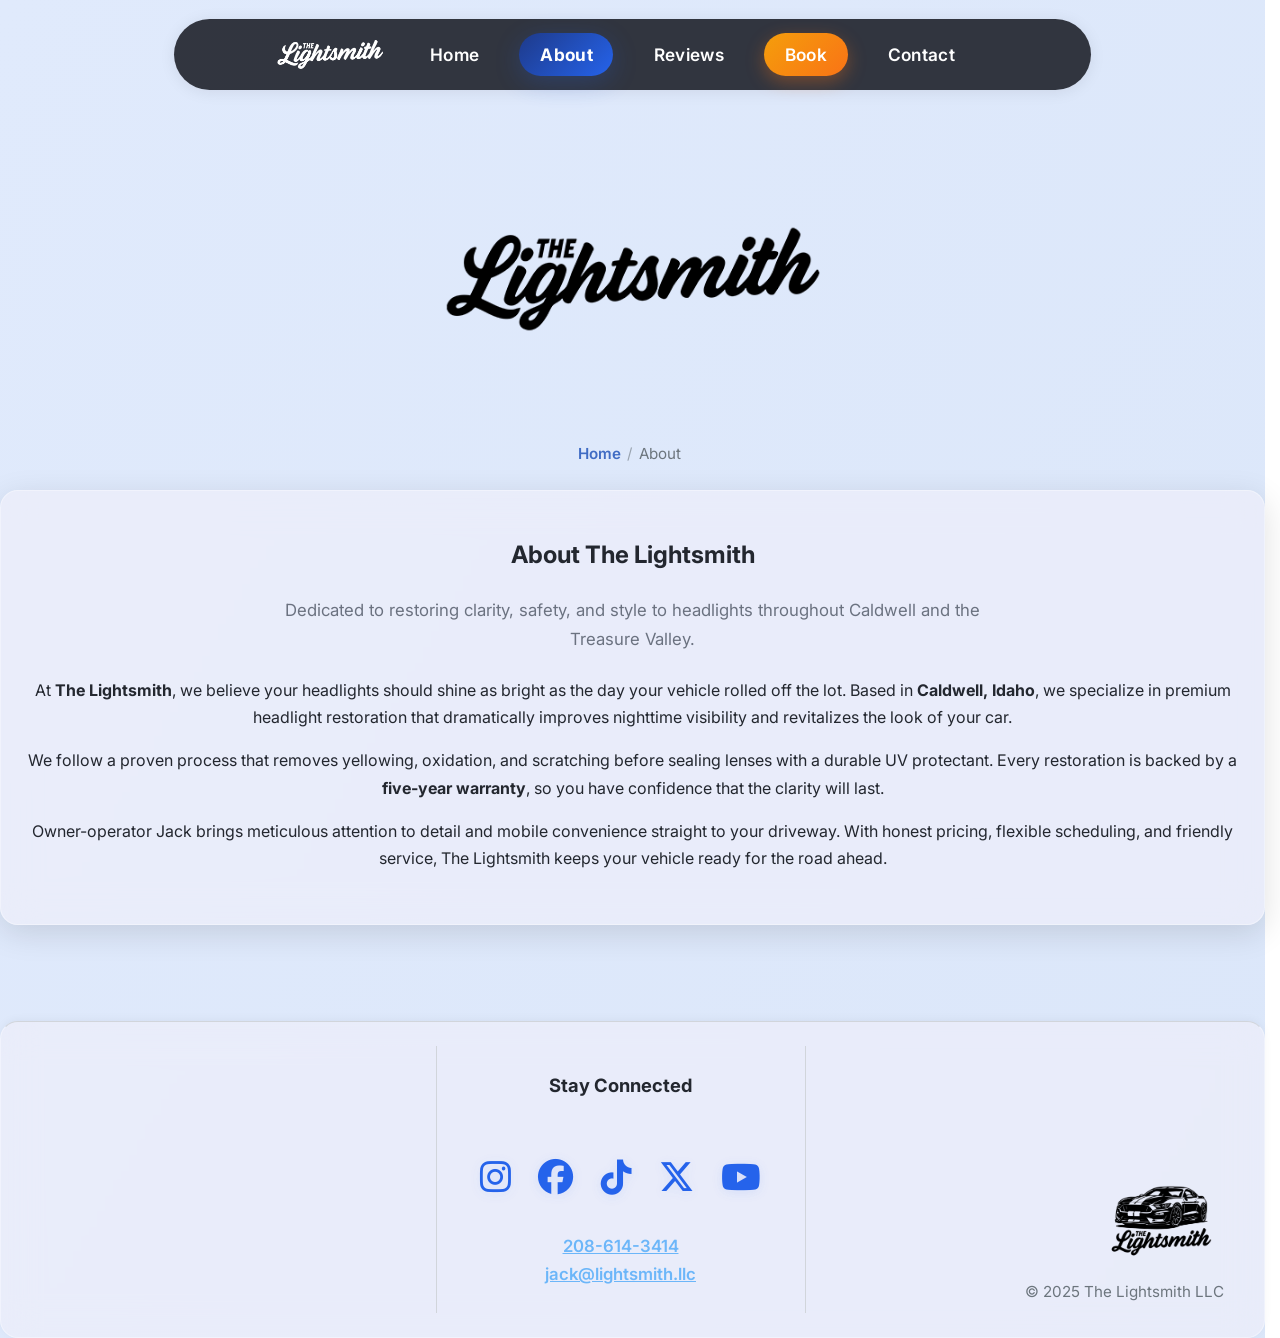
<file: about.html>
<!DOCTYPE html>
<html lang="en">
<head>
  <meta charset="UTF-8">
  <meta name="viewport" content="width=device-width, initial-scale=1.0">
  <title>About The Lightsmith | Headlight Restoration Experts</title>
  <meta name="description" content="Learn how The Lightsmith brings cloudy headlights back to life for Treasure Valley drivers with premium restoration and a five-year warranty.">
  <link rel="canonical" href="https://lightsmith.llc/about.html">
  <meta property="og:type" content="website">
  <meta property="og:title" content="About The Lightsmith">
  <meta property="og:description" content="Professional headlight restoration based in Caldwell, Idaho with mobile service and a 5-year warranty.">
  <meta property="og:url" content="https://lightsmith.llc/about.html">
  <meta property="og:image" content="https://lightsmith.llc/images/social-preview.png">
  <meta name="twitter:card" content="summary_large_image">
  <meta name="twitter:title" content="About The Lightsmith">
  <meta name="twitter:description" content="Meet the headlight restoration specialist serving the Treasure Valley.">
  <meta name="twitter:image" content="https://lightsmith.llc/images/social-preview.png">
  <link rel="icon" type="image/png" sizes="32x32" href="images/favicon-32.png">
  <link rel="icon" type="image/png" sizes="16x16" href="images/favicon-16.png">
  <link rel="apple-touch-icon" sizes="180x180" href="images/favicon-180.png">
  <link rel="manifest" href="manifest.webmanifest">
  <meta name="theme-color" content="#1e3a8a">
  <link rel="preconnect" href="https://fonts.gstatic.com" crossorigin>
  <link rel="preconnect" href="https://fonts.googleapis.com">
  <link href="https://fonts.googleapis.com/css2?family=Inter:wght@400;700&family=Poppins:wght@700;800&display=swap" rel="stylesheet">
  <link rel="stylesheet" href="https://cdnjs.cloudflare.com/ajax/libs/font-awesome/6.5.0/css/all.min.css">
  <link rel="stylesheet" href="style.css">
  <script src="site.js" defer></script>
  <!-- Meta Pixel Code -->
  <script>
  !function(f,b,e,v,n,t,s)
  {if(f.fbq)return;n=f.fbq=function(){n.callMethod?
  n.callMethod.apply(n,arguments):n.queue.push(arguments)};
  if(!f._fbq)f._fbq=n;n.push=n;n.loaded=!0;n.version='2.0';
  n.queue=[];t=b.createElement(e);t.async=!0;
  t.src=v;s=b.getElementsByTagName(e)[0];
  s.parentNode.insertBefore(t,s)}(window, document,'script',
  'https://connect.facebook.net/en_US/fbevents.js');
  fbq('init', '1990647455208218');
  fbq('track', 'PageView');
  </script>
  <noscript><img height="1" width="1" style="display:none"
  src="https://www.facebook.com/tr?id=1990647455208218&ev=PageView&noscript=1"
  /></noscript>
  <!-- End Meta Pixel Code -->
</head>

<body>
  <a class="skip-link" href="#main">Skip to content</a>
  <header class="site-header" id="top">
    <div id="site-nav" class="site-nav-placeholder"></div>
    <img src="The Lightsmith Logo - Text only.png" alt="The Lightsmith" class="hero__logo-text" width="360" height="120">
  </header>

  <main id="main">
    <nav class="breadcrumbs" aria-label="Breadcrumb">
      <ol>
        <li><a href="index.html">Home</a></li>
        <li aria-current="page">About</li>
      </ol>
    </nav>
    <section class="section" id="about" aria-labelledby="about-title">
      <div class="section__intro">
        <h1 id="about-title">About The Lightsmith</h1>
        <p class="section__lead">Dedicated to restoring clarity, safety, and style to headlights throughout Caldwell and the Treasure Valley.</p>
      </div>
      <p>At <strong>The Lightsmith</strong>, we believe your headlights should shine as bright as the day your vehicle rolled off the lot. Based in <strong>Caldwell, Idaho</strong>, we specialize in premium headlight restoration that dramatically improves nighttime visibility and revitalizes the look of your car.</p>
      <p>We follow a proven process that removes yellowing, oxidation, and scratching before sealing lenses with a durable UV protectant. Every restoration is backed by a <strong>five-year warranty</strong>, so you have confidence that the clarity will last.</p>
      <p>Owner-operator Jack brings meticulous attention to detail and mobile convenience straight to your driveway. With honest pricing, flexible scheduling, and friendly service, The Lightsmith keeps your vehicle ready for the road ahead.</p>
    </section>
      <div class="section-divider" aria-hidden="true"></div>
  </main>
  <div id="site-footer"></div>
  <script>
    fetch('footer.html')
      .then(function(response){ return response.text(); })
      .then(function(html){ document.getElementById('site-footer').innerHTML = html; })
      .catch(function(error){ console.error(error); });
  </script>
  <div class="mobile-cta-bar">
    <a class="mobile-cta-bar__link mobile-cta-bar__book" href="book.html">Book Now</a>
    <a class="mobile-cta-bar__link mobile-cta-bar__call" href="tel:2086143414">Call 208-614-3414</a>
  </div>
</body>
</html>
</file>
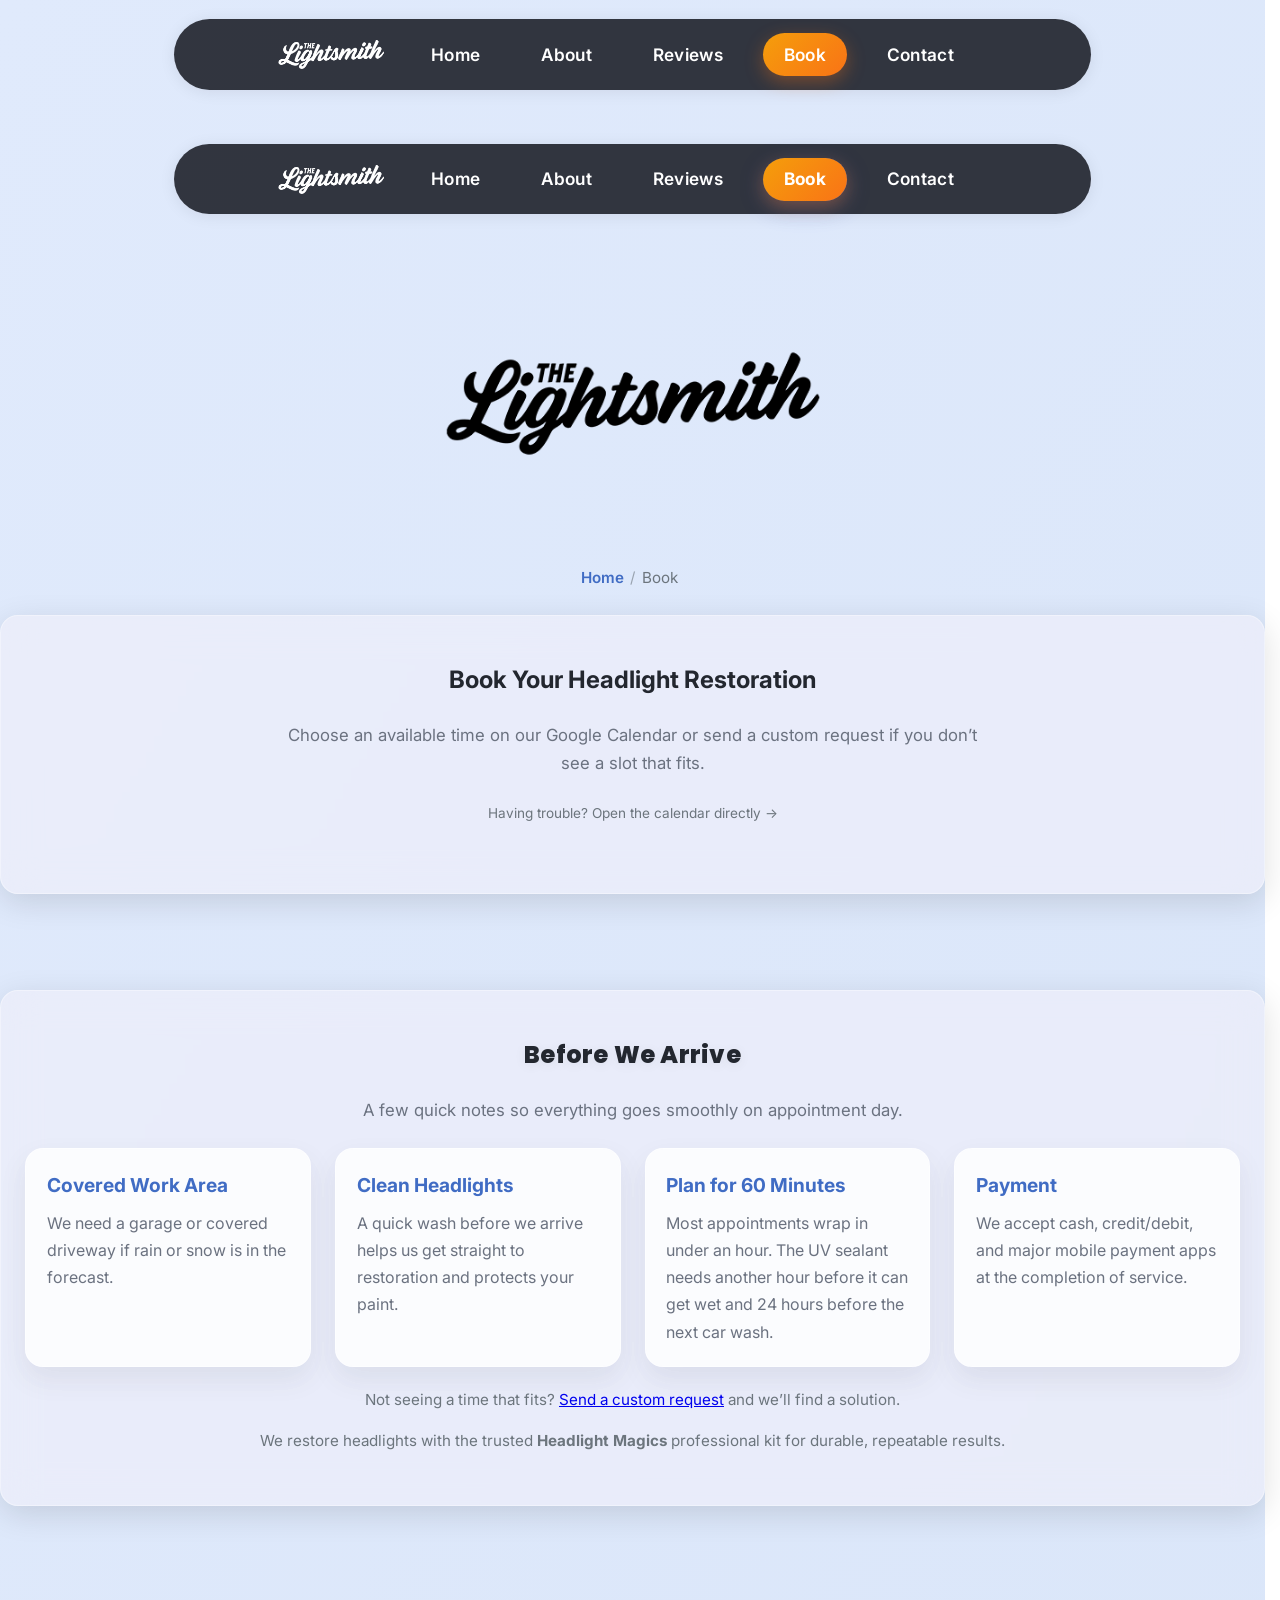
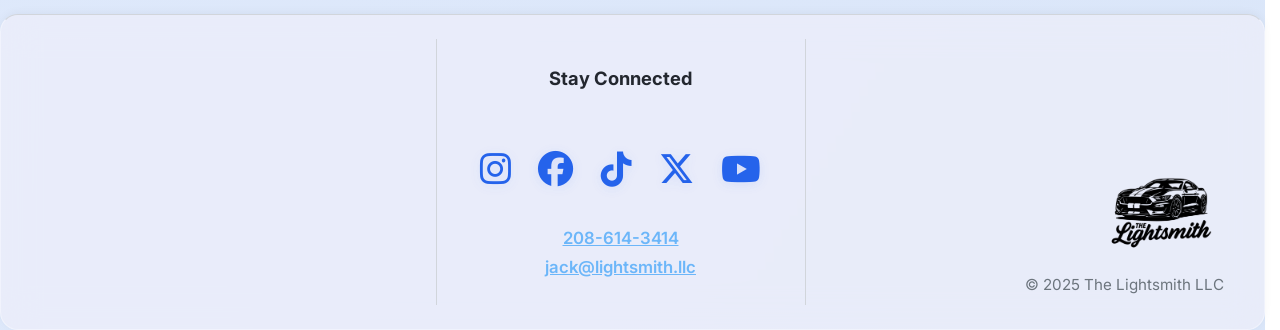
<file: book.html>
<!DOCTYPE html>
<html lang="en">
<head>
  <meta charset="UTF-8">
  <meta name="viewport" content="width=device-width, initial-scale=1.0">
  <title>Book an Appointment | The Lightsmith</title>
  <meta name="description" content="Book a headlight restoration appointment with The Lightsmith. Choose a time that works for you or request a custom slot.">
  <link rel="canonical" href="https://lightsmith.llc/book.html">
  <meta property="og:type" content="website">
  <meta property="og:title" content="Book an Appointment | The Lightsmith">
  <meta property="og:description" content="Schedule your headlight restoration with a quick Google Calendar booking link or request a custom time.">
  <meta property="og:url" content="https://lightsmith.llc/book.html">
  <meta property="og:image" content="https://lightsmith.llc/images/social-preview.png">
  <meta name="twitter:card" content="summary_large_image">
  <meta name="twitter:title" content="Book an Appointment | The Lightsmith">
  <meta name="twitter:description" content="Pick a time for mobile headlight restoration across the Treasure Valley.">
  <meta name="twitter:image" content="https://lightsmith.llc/images/social-preview.png">
  <link rel="icon" type="image/png" sizes="32x32" href="images/favicon-32.png">
  <link rel="icon" type="image/png" sizes="16x16" href="images/favicon-16.png">
  <link rel="apple-touch-icon" sizes="180x180" href="images/favicon-180.png">
  <link rel="manifest" href="manifest.webmanifest">
  <meta name="theme-color" content="#1e3a8a">
  <link rel="preconnect" href="https://fonts.gstatic.com" crossorigin>
  <link rel="preconnect" href="https://fonts.googleapis.com">
  <link href="https://fonts.googleapis.com/css2?family=Inter:wght@400;700&family=Poppins:wght@700;800&display=swap" rel="stylesheet">
  <link rel="stylesheet" href="https://cdnjs.cloudflare.com/ajax/libs/font-awesome/6.5.0/css/all.min.css">
  <link rel="stylesheet" href="style.css">
  <script src="site.js" defer></script>
  <style>
    /* Override Google Calendar scheduling button to match .btn.btn--orange */
    .schedule-button-wrapper button,
    .schedule-button-wrapper [role="button"] {
      display: inline-flex !important;
      align-items: center !important;
      justify-content: center !important;
      gap: 0.55rem !important;
      padding: 0.85em 2.2em !important;
      font-size: 1.13rem !important;
      font-weight: 700 !important;
      color: #fff !important;
      background: linear-gradient(90deg, #c2410c 0%, #f97316 44%, #f97316 50%, #f97316 56%, #c2410c 100%) !important;
      background-size: 200% 100% !important;
      border: none !important;
      border-radius: 999px !important;
      box-shadow: 0 4px 16px rgba(108,117,125,0.10) !important;
      cursor: pointer !important;
      transition: box-shadow 0.18s, transform 0.18s !important;
      text-decoration: none !important;
      position: relative !important;
      overflow: hidden !important;
      text-align: center !important;
    }
    .schedule-button-wrapper button:hover,
    .schedule-button-wrapper [role="button"]:hover {
      background: #1b3580 !important;
      color: #fff !important;
      transform: scale(1.07) !important;
      box-shadow: 0 8px 32px rgba(30,58,138,0.18) !important;
    }
    .schedule-button-wrapper button::after,
    .schedule-button-wrapper [role="button"]::after {
      content: '';
      position: absolute;
      top: 0;
      left: 0;
      width: 40%;
      height: 100%;
      background: linear-gradient(90deg, transparent 0%, rgba(255,255,255,0.22) 50%, transparent 100%);
      animation: btn-shine 3s ease-in-out infinite;
      pointer-events: none;
    }
  </style>
  <!-- Meta Pixel Code -->
  <script>
  !function(f,b,e,v,n,t,s)
  {if(f.fbq)return;n=f.fbq=function(){n.callMethod?
  n.callMethod.apply(n,arguments):n.queue.push(arguments)};
  if(!f._fbq)f._fbq=n;n.push=n;n.loaded=!0;n.version='2.0';
  n.queue=[];t=b.createElement(e);t.async=!0;
  t.src=v;s=b.getElementsByTagName(e)[0];
  s.parentNode.insertBefore(t,s)}(window, document,'script',
  'https://connect.facebook.net/en_US/fbevents.js');
  fbq('init', '1990647455208218');
  fbq('track', 'PageView');
  </script>
  <noscript><img height="1" width="1" style="display:none"
  src="https://www.facebook.com/tr?id=1990647455208218&ev=PageView&noscript=1"
  /></noscript>
  <!-- End Meta Pixel Code -->
</head>
 <div id="header-placeholder"></div>
<script>
  fetch("header.html")
    .then(response => response.text())
    .then(data => {
      document.getElementById("header-placeholder").innerHTML = data;
    });
</script>

<body>
  <a class="skip-link" href="#main">Skip to content</a>
  <header class="site-header" id="top">
    <div id="site-nav" class="site-nav-placeholder"></div>
    <img src="The Lightsmith Logo - Text only.png" alt="The Lightsmith" class="hero__logo-text" width="360" height="120">
  </header>

  <main id="main">
    <nav class="breadcrumbs" aria-label="Breadcrumb">
      <ol>
        <li><a href="index.html">Home</a></li>
        <li aria-current="page">Book</li>
      </ol>
    </nav>
    <section class="section" id="book-hero" aria-labelledby="book-title">
      <div class="section__intro">
        <h1 id="book-title">Book Your Headlight Restoration</h1>
        <p class="section__lead">Choose an available time on our Google Calendar or send a custom request if you don&#8217;t see a slot that fits.
        </p>
      </div>
      <div class="schedule-button-wrapper">
        <!-- Google Calendar Appointment Scheduling begin -->
        <link href="https://calendar.google.com/calendar/scheduling-button-script.css" rel="stylesheet">
        <script src="https://calendar.google.com/calendar/scheduling-button-script.js" async></script>
        <script>
        (function() {
          var target = document.currentScript;
          window.addEventListener('load', function() {
            if (window.calendar && calendar.schedulingButton) {
              calendar.schedulingButton.load({
                url: 'https://calendar.google.com/calendar/appointments/schedules/AcZssZ3C7Va5IGkChHfUN7KcSMajNYXWpgXXuYRlYfQw-b2TtkRpJMpHVoLhNSFmphZwC7-KrvHR_ynq?gv=true',
                color: '#4285F4',
                label: 'Book an appointment',
                target: target
              });
            }
          });
        })();
        </script>
        <!-- end Google Calendar Appointment Scheduling -->
        <a class="schedule-fallback" href="https://calendar.google.com/calendar/appointments/schedules/AcZssZ3C7Va5IGkChHfUN7KcSMajNYXWpgXXuYRlYfQw-b2TtkRpJMpHVoLhNSFmphZwC7-KrvHR_ynq?gv=true" target="_blank" rel="noopener">Having trouble? Open the calendar directly &rarr;</a>
      </div>
    </section>

    <div class="section-divider" aria-hidden="true"></div>


    <section class="section" aria-labelledby="prep-title">
      <div class="section__intro">
        <h2 id="prep-title">Before We Arrive</h2>
        <p class="section__lead">A few quick notes so everything goes smoothly on appointment day.</p>
      </div>
      <div class="benefits-grid">
        <article class="benefit-card">
          <h3>Covered Work Area</h3>
          <p>We need a garage or covered driveway if rain or snow is in the forecast.</p>
        </article>
        <article class="benefit-card">
          <h3>Clean Headlights</h3>
          <p>A quick wash before we arrive helps us get straight to restoration and protects your paint.</p>
        </article>
        <article class="benefit-card">
          <h3>Plan for 60 Minutes</h3>
          <p>Most appointments wrap in under an hour. The UV sealant needs another hour before it can get wet and 24 hours before the next car wash.</p>
        </article>
        <article class="benefit-card">
          <h3>Payment</h3>
          <p>We accept cash, credit/debit, and major mobile payment apps at the completion of service.</p>
        </article>
      </div>
      <p class="service-area-note" style="margin-top:1.25rem;">Not seeing a time that fits? <a href="contact.html">Send a custom request</a> and we&#8217;ll find a solution.</p>
      <p class="service-area-note" style="margin-top:0.3rem;">We restore headlights with the trusted <strong>Headlight Magics</strong> professional kit for durable, repeatable results.</p>
    </section>
  </main>
    <div class="section-divider" aria-hidden="true"></div> 
     <div class="section-divider" aria-hidden="true"></div> 
     <div class="section-divider" aria-hidden="true"></div>
  <div id="site-footer"></div>
  <script>
    fetch('footer.html')
      .then(function(response){ return response.text(); })
      .then(function(html){ document.getElementById('site-footer').innerHTML = html; })
      .catch(function(error){ console.error(error); });
  </script>
  <div class="mobile-cta-bar">
    <a class="mobile-cta-bar__link mobile-cta-bar__book" href="book.html">Book Now</a>
    <a class="mobile-cta-bar__link mobile-cta-bar__call" href="tel:2086143414">Call 208-614-3414</a>
  </div>
</body>
</html>
</file>
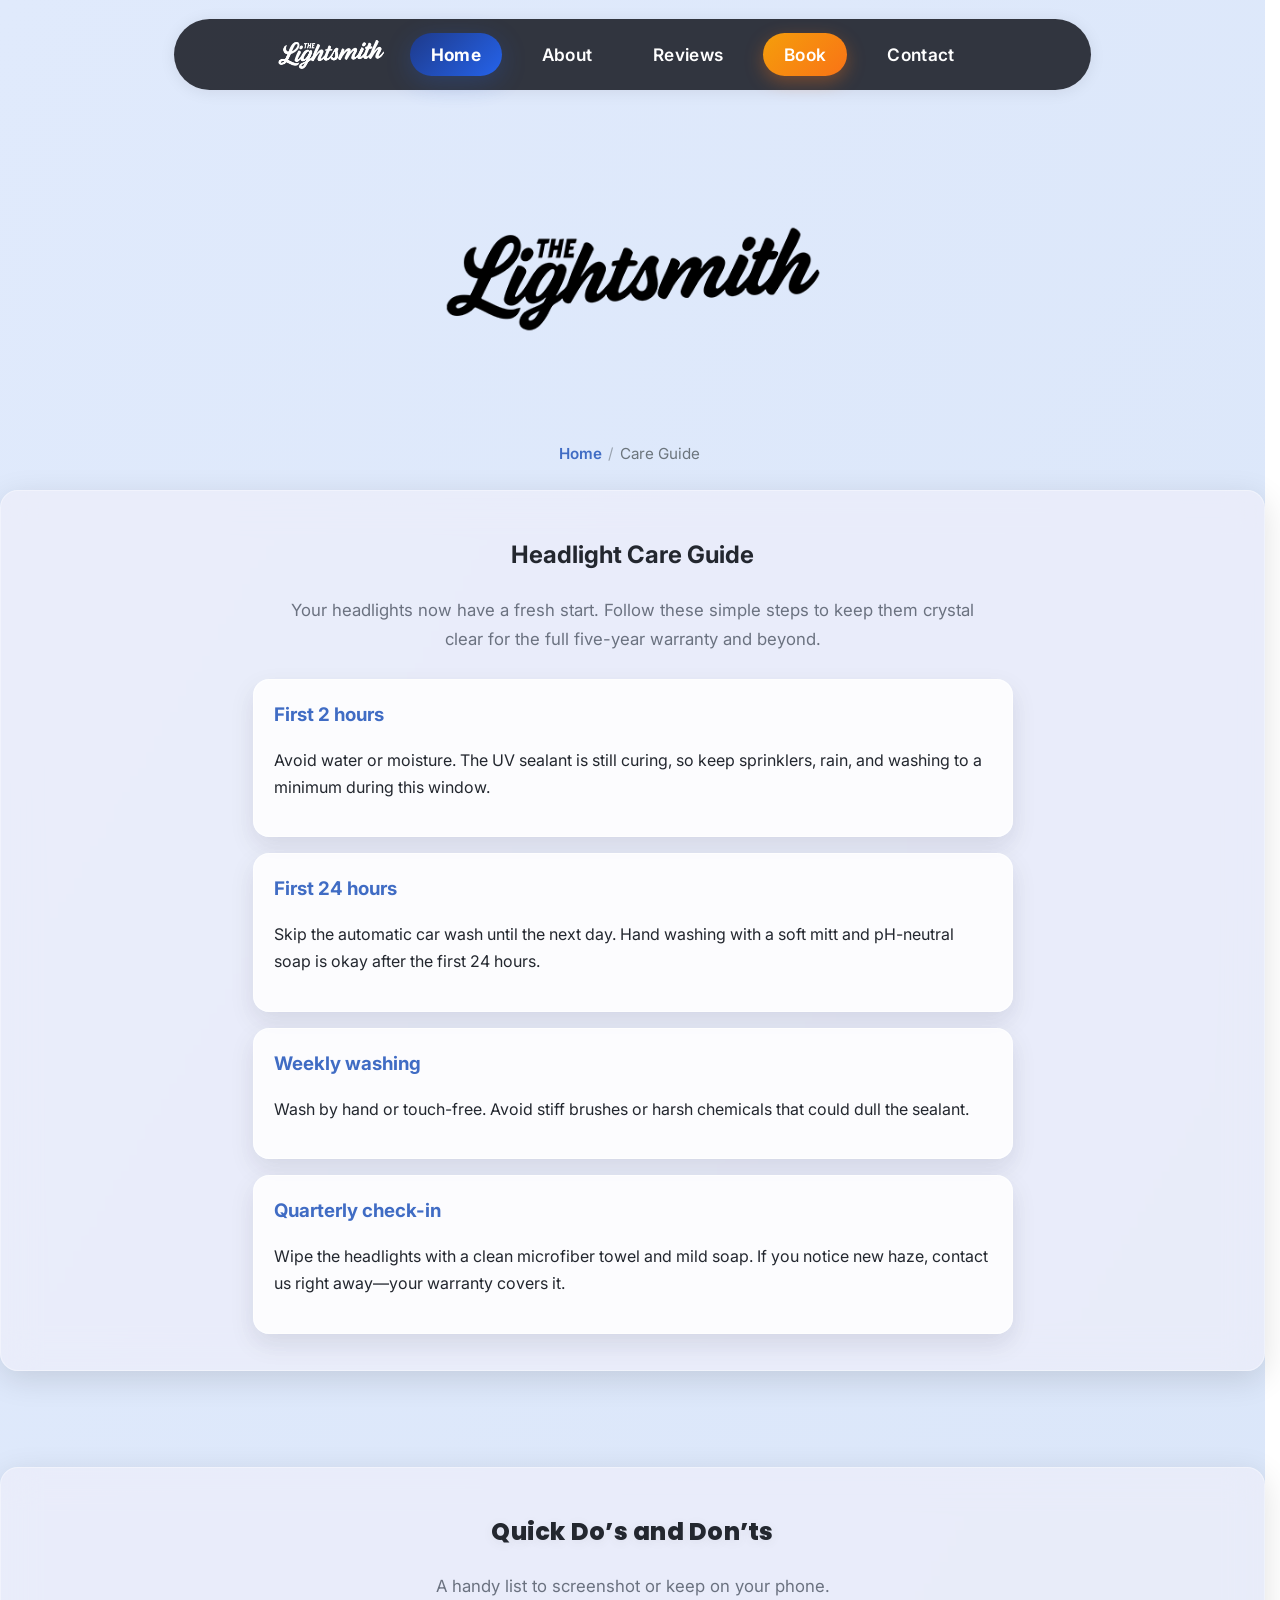
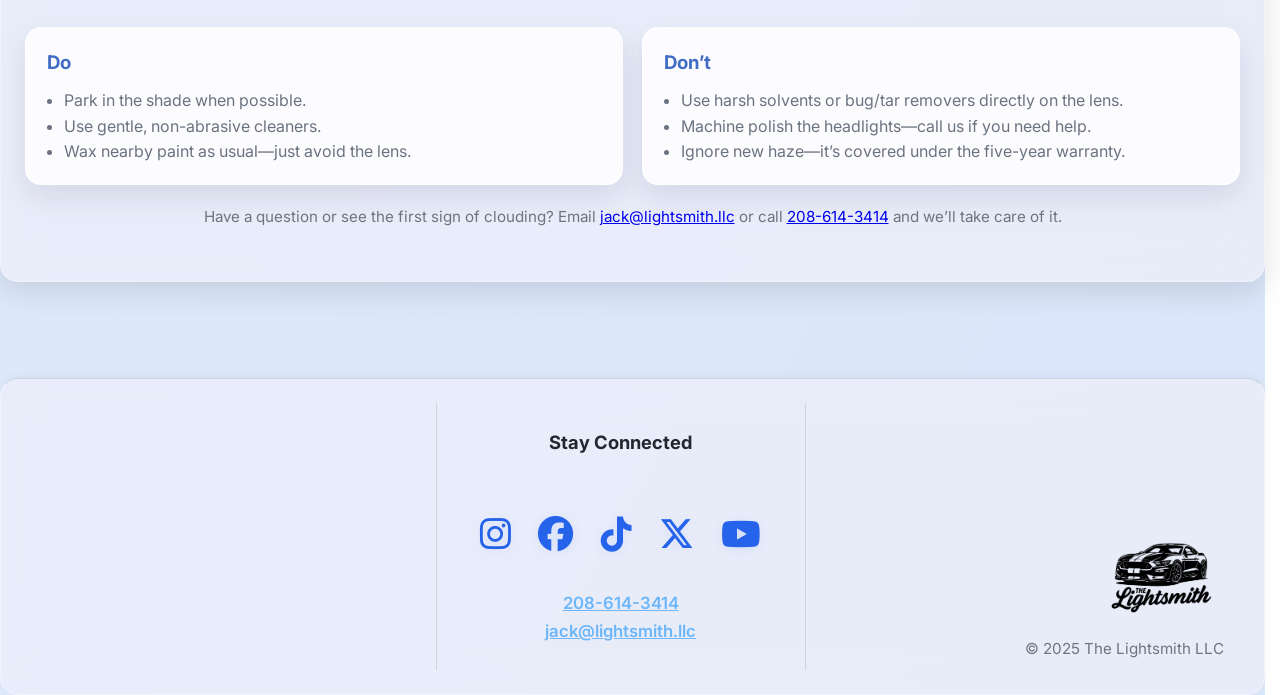
<file: care.html>
<!DOCTYPE html>
<html lang="en">
<head>
  <meta charset="UTF-8">
  <meta name="viewport" content="width=device-width, initial-scale=1.0">
  <title>Headlight Care Guide | The Lightsmith</title>
  <meta name="description" content="Keep your restored headlights clear for years with The Lightsmith's care guide. Learn how soon to wash, what cleaners to avoid, and maintenance tips.">
  <link rel="canonical" href="https://lightsmith.llc/care.html">
  <meta property="og:type" content="website">
  <meta property="og:title" content="Headlight Care Guide | The Lightsmith">
  <meta property="og:description" content="Follow these simple steps to maintain crystal-clear headlights after a Lightsmith restoration.">
  <meta property="og:url" content="https://lightsmith.llc/care.html">
  <meta property="og:image" content="https://lightsmith.llc/images/social-preview.png">
  <meta name="twitter:card" content="summary_large_image">
  <meta name="twitter:title" content="Headlight Care Guide | The Lightsmith">
  <meta name="twitter:description" content="After-care instructions for your restored headlights.">
  <meta name="twitter:image" content="https://lightsmith.llc/images/social-preview.png">
  <link rel="icon" type="image/png" sizes="32x32" href="images/favicon-32.png">
  <link rel="icon" type="image/png" sizes="16x16" href="images/favicon-16.png">
  <link rel="apple-touch-icon" sizes="180x180" href="images/favicon-180.png">
  <link rel="manifest" href="manifest.webmanifest">
  <meta name="theme-color" content="#1e3a8a">
  <link rel="preconnect" href="https://fonts.gstatic.com" crossorigin>
  <link rel="preconnect" href="https://fonts.googleapis.com">
  <link href="https://fonts.googleapis.com/css2?family=Inter:wght@400;700&family=Poppins:wght@700;800&display=swap" rel="stylesheet">
  <link rel="stylesheet" href="https://cdnjs.cloudflare.com/ajax/libs/font-awesome/6.5.0/css/all.min.css">
  <link rel="stylesheet" href="style.css">
  <script src="site.js" defer></script>
  <!-- Meta Pixel Code -->
  <script>
  !function(f,b,e,v,n,t,s)
  {if(f.fbq)return;n=f.fbq=function(){n.callMethod?
  n.callMethod.apply(n,arguments):n.queue.push(arguments)};
  if(!f._fbq)f._fbq=n;n.push=n;n.loaded=!0;n.version='2.0';
  n.queue=[];t=b.createElement(e);t.async=!0;
  t.src=v;s=b.getElementsByTagName(e)[0];
  s.parentNode.insertBefore(t,s)}(window, document,'script',
  'https://connect.facebook.net/en_US/fbevents.js');
  fbq('init', '1990647455208218');
  fbq('track', 'PageView');
  </script>
  <noscript><img height="1" width="1" style="display:none"
  src="https://www.facebook.com/tr?id=1990647455208218&ev=PageView&noscript=1"
  /></noscript>
  <!-- End Meta Pixel Code -->
</head>
<body>
  <a class="skip-link" href="#main">Skip to content</a>
  <header class="site-header" id="top">
    <div id="site-nav" class="site-nav-placeholder"></div>
    <img src="The Lightsmith Logo - Text only.png" alt="The Lightsmith" class="hero__logo-text" width="360" height="120">
  </header>

  <main id="main">
    <nav class="breadcrumbs" aria-label="Breadcrumb">
      <ol>
        <li><a href="index.html">Home</a></li>
        <li aria-current="page">Care Guide</li>
      </ol>
    </nav>

    <section class="section" aria-labelledby="care-title">
      <div class="section__intro">
        <h1 id="care-title">Headlight Care Guide</h1>
        <p class="section__lead">Your headlights now have a fresh start. Follow these simple steps to keep them crystal clear for the full five-year warranty and beyond.</p>
      </div>
      <ol class="care-list">
        <li>
          <h3>First 2 hours</h3>
          <p>Avoid water or moisture. The UV sealant is still curing, so keep sprinklers, rain, and washing to a minimum during this window.</p>
        </li>
        <li>
          <h3>First 24 hours</h3>
          <p>Skip the automatic car wash until the next day. Hand washing with a soft mitt and pH-neutral soap is okay after the first 24 hours.</p>
        </li>
        <li>
          <h3>Weekly washing</h3>
          <p>Wash by hand or touch-free. Avoid stiff brushes or harsh chemicals that could dull the sealant.</p>
        </li>
        <li>
          <h3>Quarterly check-in</h3>
          <p>Wipe the headlights with a clean microfiber towel and mild soap. If you notice new haze, contact us right away&mdash;your warranty covers it.</p>
        </li>
      </ol>
    </section>
  <div class="section-divider" aria-hidden="true"></div>
    <section class="section" aria-labelledby="care-tips-title">
      <div class="section__intro">
        <h2 id="care-tips-title">Quick Do&#8217;s and Don&#8217;ts</h2>
        <p class="section__lead">A handy list to screenshot or keep on your phone.</p>
      </div>
      <div class="care-grid">
        <article class="care-card">
          <h3>Do</h3>
          <ul>
            <li>Park in the shade when possible.</li>
            <li>Use gentle, non-abrasive cleaners.</li>
            <li>Wax nearby paint as usual&mdash;just avoid the lens.</li>
          </ul>
        </article>
        <article class="care-card">
          <h3>Don&#8217;t</h3>
          <ul>
            <li>Use harsh solvents or bug/tar removers directly on the lens.</li>
            <li>Machine polish the headlights&mdash;call us if you need help.</li>
            <li>Ignore new haze&mdash;it&#8217;s covered under the five-year warranty.</li>
          </ul>
        </article>
      </div>
      <p class="service-area-note" style="margin-top:1.2rem;">Have a question or see the first sign of clouding? Email <a href="mailto:jack@lightsmith.llc">jack@lightsmith.llc</a> or call <a href="tel:2086143414">208-614-3414</a> and we&#8217;ll take care of it.</p>
    </section>
      <div class="section-divider" aria-hidden="true"></div>
  </main>
  
  <div id="site-footer"></div>
  <script>
    fetch('footer.html')
      .then(function(response){ return response.text(); })
      .then(function(html){ document.getElementById('site-footer').innerHTML = html; })
      .catch(function(error){ console.error(error); });
  </script>
  <div class="mobile-cta-bar">
    <a class="mobile-cta-bar__link mobile-cta-bar__book" href="book.html">Book Now</a>
    <a class="mobile-cta-bar__link mobile-cta-bar__call" href="tel:2086143414">Call 208-614-3414</a>
  </div>
</body>
</html>
</file>
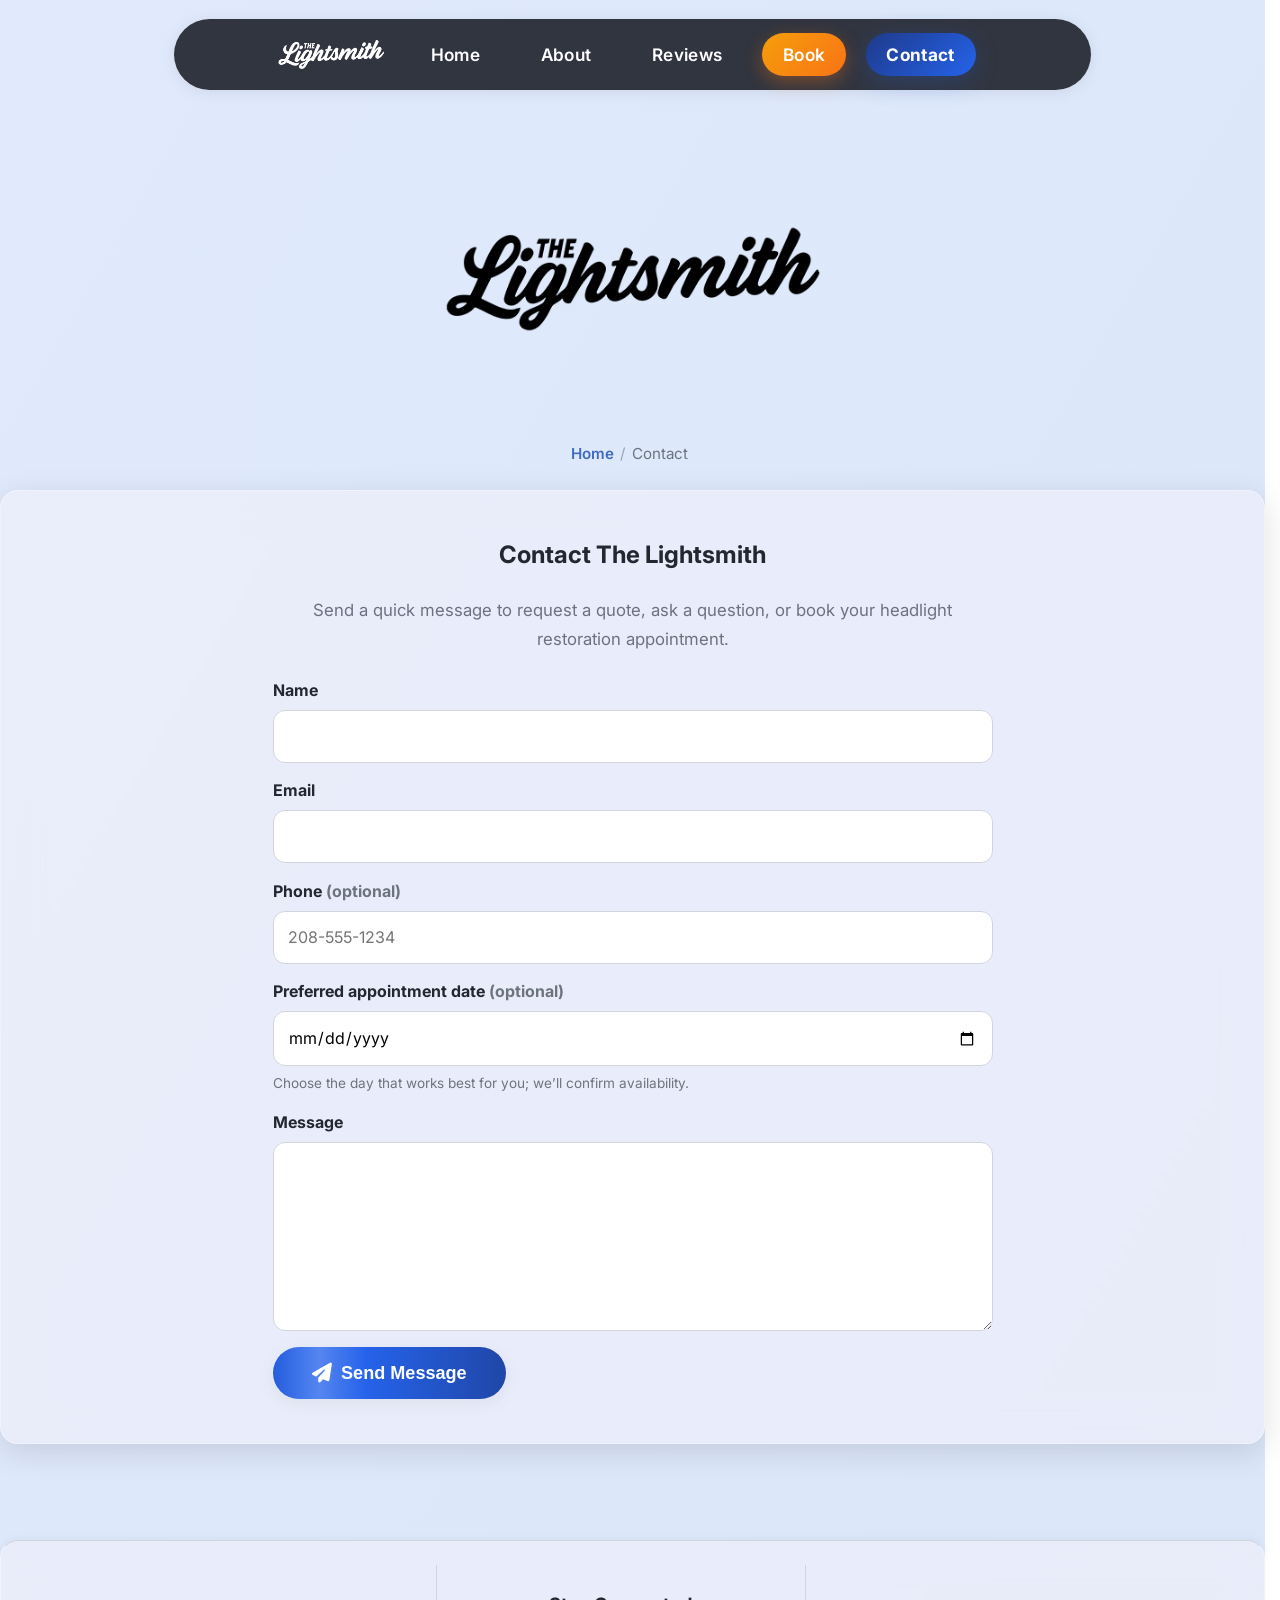
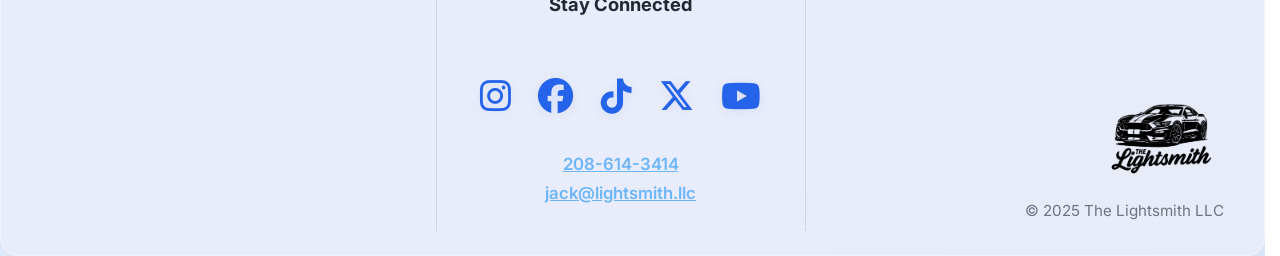
<file: contact.html>
<!DOCTYPE html>
<html lang="en">
<head>
  <meta charset="UTF-8">
  <meta name="viewport" content="width=device-width, initial-scale=1.0">
  <title>Contact The Lightsmith | Schedule Headlight Restoration</title>
  <meta name="description" content="Ready for crystal clear headlights? Contact The Lightsmith for mobile restoration appointments across Caldwell and the Treasure Valley.">
  <link rel="canonical" href="https://lightsmith.llc/contact.html">
  <meta property="og:type" content="website">
  <meta property="og:title" content="Contact The Lightsmith">
  <meta property="og:description" content="Request an appointment or ask a question about headlight restoration services.">
  <meta property="og:url" content="https://lightsmith.llc/contact.html">
  <meta property="og:image" content="https://lightsmith.llc/images/social-preview.png">
  <meta name="twitter:card" content="summary_large_image">
  <meta name="twitter:title" content="Contact The Lightsmith">
  <meta name="twitter:description" content="Mobile headlight restoration booking and questions.">
  <meta name="twitter:image" content="https://lightsmith.llc/images/social-preview.png">
  <link rel="icon" type="image/png" sizes="32x32" href="images/favicon-32.png">
  <link rel="icon" type="image/png" sizes="16x16" href="images/favicon-16.png">
  <link rel="apple-touch-icon" sizes="180x180" href="images/favicon-180.png">
  <link rel="manifest" href="manifest.webmanifest">
  <meta name="theme-color" content="#1e3a8a">
  <link rel="preconnect" href="https://fonts.gstatic.com" crossorigin>
  <link rel="preconnect" href="https://fonts.googleapis.com">
  <link href="https://fonts.googleapis.com/css2?family=Inter:wght@400;700&family=Poppins:wght@700;800&display=swap" rel="stylesheet">
  <link rel="stylesheet" href="https://cdnjs.cloudflare.com/ajax/libs/font-awesome/6.5.0/css/all.min.css">
  <link rel="stylesheet" href="style.css">
  <script src="site.js" defer></script>
  <!-- Meta Pixel Code -->
  <script>
  !function(f,b,e,v,n,t,s)
  {if(f.fbq)return;n=f.fbq=function(){n.callMethod?
  n.callMethod.apply(n,arguments):n.queue.push(arguments)};
  if(!f._fbq)f._fbq=n;n.push=n;n.loaded=!0;n.version='2.0';
  n.queue=[];t=b.createElement(e);t.async=!0;
  t.src=v;s=b.getElementsByTagName(e)[0];
  s.parentNode.insertBefore(t,s)}(window, document,'script',
  'https://connect.facebook.net/en_US/fbevents.js');
  fbq('init', '1990647455208218');
  fbq('track', 'PageView');
  </script>
  <noscript><img height="1" width="1" style="display:none"
  src="https://www.facebook.com/tr?id=1990647455208218&ev=PageView&noscript=1"
  /></noscript>
  <!-- End Meta Pixel Code -->
</head>
<body>
  <a class="skip-link" href="#main">Skip to content</a>
  <header class="site-header" id="top">
    <div id="site-nav" class="site-nav-placeholder"></div>
    <img src="The Lightsmith Logo - Text only.png" alt="The Lightsmith" class="hero__logo-text" width="360" height="120">
  </header>

  <main id="main">
    <nav class="breadcrumbs" aria-label="Breadcrumb">
      <ol>
        <li><a href="index.html">Home</a></li>
        <li aria-current="page">Contact</li>
      </ol>
    </nav>
    <section class="section" id="contact" aria-labelledby="contact-title">
      <div class="section__intro">
        <h1 id="contact-title">Contact The Lightsmith</h1>
        <p class="section__lead">Send a quick message to request a quote, ask a question, or book your headlight restoration appointment.</p>
      </div>

      <form id="contactForm" class="contact-form" enctype="multipart/form-data">
  <div class="form-row">
    <label for="name">Name</label>
    <input id="name" name="name" type="text" autocomplete="name" required>
  </div>

  <div class="form-row">
    <label for="email">Email</label>
    <input id="email" name="email" type="email" autocomplete="email" required>
  </div>

  <div class="form-row">
    <label for="phone">Phone <span class="muted">(optional)</span></label>
    <input id="phone" name="phone" type="tel" inputmode="tel" placeholder="208-555-1234" autocomplete="tel">
  </div>

  <div class="form-row">
    <label for="preferred-date">Preferred appointment date <span class="muted">(optional)</span></label>
    <input id="preferred-date" name="preferred_date" type="date">
    <p class="small-hint">Choose the day that works best for you; we&rsquo;ll confirm availability.</p>
  </div>

  <div class="form-row">
    <label for="message">Message</label>
    <textarea id="message" name="message" rows="6" required></textarea>
  </div>

  <!-- Honeypot spam trap — must stay hidden -->
  <input type="checkbox" name="botcheck" style="display:none" tabindex="-1" aria-hidden="true">

  <p class="form-status is-hidden" id="contactFormStatus" role="status" aria-live="polite"></p>

  <button type="submit" class="btn">
    <i class="fa-solid fa-paper-plane" aria-hidden="true"></i>
    <span>Send Message</span>
  </button>
</form>

    </section>
    
      <div class="section-divider" aria-hidden="true"></div>
  </main>
  <div id="site-footer"></div>
  <script>
    fetch('footer.html')
      .then(function(response){ return response.text(); })
      .then(function(html){ document.getElementById('site-footer').innerHTML = html; })
      .catch(function(error){ console.error(error); });
  </script>
  <script>
    (function(){
      var dateInput = document.getElementById('preferred-date');
      if (!dateInput) return;
      var today = new Date();
      var iso = today.toISOString().split('T')[0];
      dateInput.min = iso;
    })();
  </script>
  
  <div class="mobile-cta-bar">
    <a class="mobile-cta-bar__link mobile-cta-bar__book" href="book.html">Book Now</a>
    <a class="mobile-cta-bar__link mobile-cta-bar__call" href="tel:2086143414">Call 208-614-3414</a>
  </div>
</body>
</html>
</file>
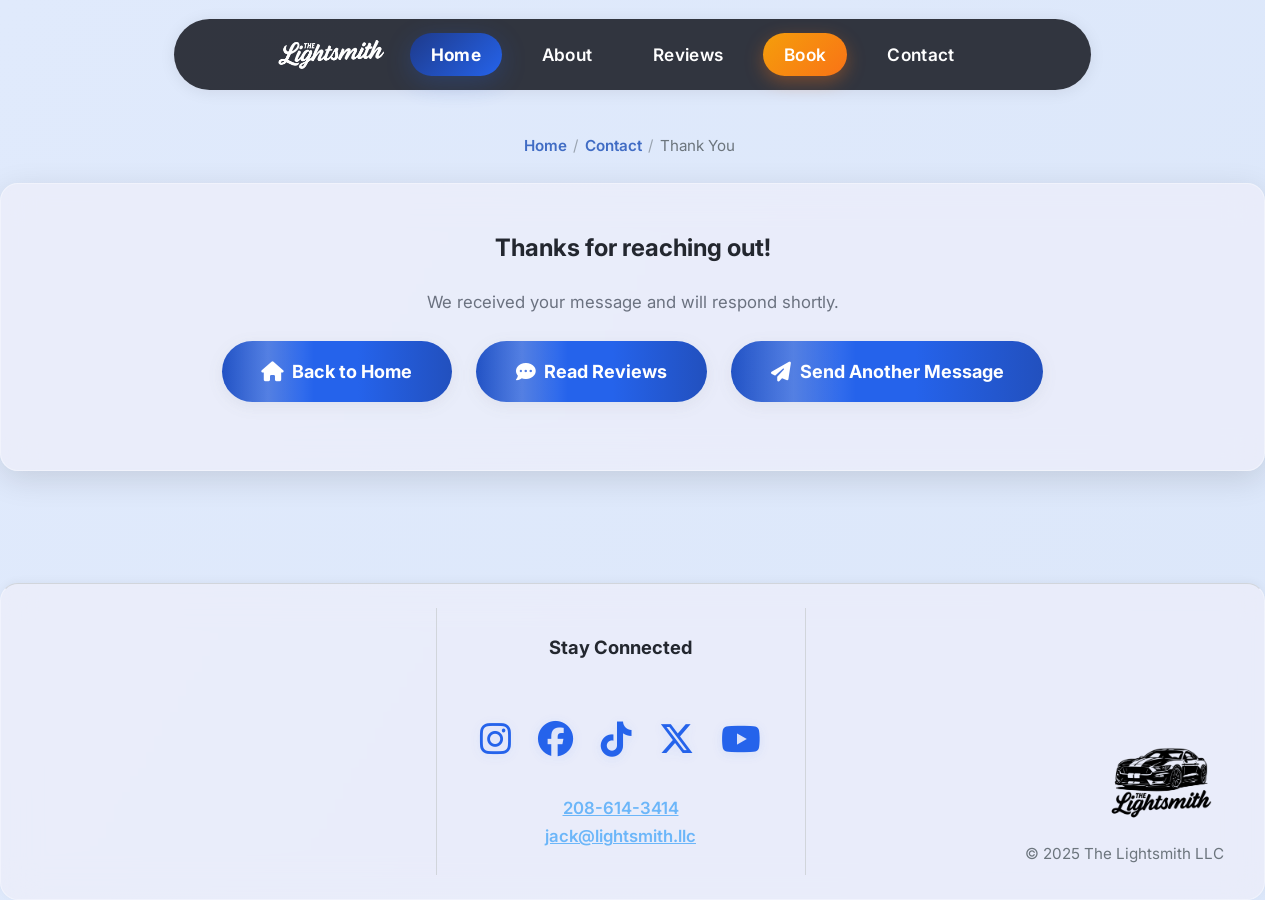
<file: thank-you.html>
<!DOCTYPE html>
<html lang="en">
<head>
  <meta charset="UTF-8">
  <meta name="viewport" content="width=device-width, initial-scale=1.0">
  <title>Thank You | The Lightsmith</title>
  <meta name="description" content="Thanks for reaching out to The Lightsmith. We will respond to your headlight restoration inquiry shortly.">
  <link rel="canonical" href="https://lightsmith.llc/thank-you.html">
  <meta property="og:type" content="website">
  <meta property="og:title" content="Thank You | The Lightsmith">
  <meta property="og:description" content="We received your message about headlight restoration. We'll be in touch soon.">
  <meta property="og:url" content="https://lightsmith.llc/thank-you.html">
  <meta property="og:image" content="https://lightsmith.llc/images/social-preview.png">
  <meta name="twitter:card" content="summary_large_image">
  <meta name="twitter:title" content="Thank You | The Lightsmith">
  <meta name="twitter:description" content="Thanks for contacting The Lightsmith.">
  <meta name="twitter:image" content="https://lightsmith.llc/images/social-preview.png">
  <link rel="icon" type="image/png" sizes="32x32" href="images/favicon-32.png">
  <link rel="icon" type="image/png" sizes="16x16" href="images/favicon-16.png">
  <link rel="apple-touch-icon" sizes="180x180" href="images/favicon-180.png">
  <link rel="manifest" href="manifest.webmanifest">
  <meta name="theme-color" content="#1e3a8a">
  <link rel="preconnect" href="https://fonts.gstatic.com" crossorigin>
  <link rel="preconnect" href="https://fonts.googleapis.com">
  <link href="https://fonts.googleapis.com/css2?family=Inter:wght@400;700&family=Poppins:wght@700;800&display=swap" rel="stylesheet">
  <link rel="stylesheet" href="https://cdnjs.cloudflare.com/ajax/libs/font-awesome/6.5.0/css/all.min.css">
  <link rel="stylesheet" href="style.css">
  <script src="site.js" defer></script>
  <!-- Meta Pixel Code -->
  <script>
  !function(f,b,e,v,n,t,s)
  {if(f.fbq)return;n=f.fbq=function(){n.callMethod?
  n.callMethod.apply(n,arguments):n.queue.push(arguments)};
  if(!f._fbq)f._fbq=n;n.push=n;n.loaded=!0;n.version='2.0';
  n.queue=[];t=b.createElement(e);t.async=!0;
  t.src=v;s=b.getElementsByTagName(e)[0];
  s.parentNode.insertBefore(t,s)}(window, document,'script',
  'https://connect.facebook.net/en_US/fbevents.js');
  fbq('init', '1990647455208218');
  fbq('track', 'PageView');
  </script>
  <noscript><img height="1" width="1" style="display:none"
  src="https://www.facebook.com/tr?id=1990647455208218&ev=PageView&noscript=1"
  /></noscript>
  <!-- End Meta Pixel Code -->
</head>
<body>
  <a class="skip-link" href="#main">Skip to content</a>
  <header class="site-header" id="top">
    <div id="site-nav" class="site-nav-placeholder"></div>
  </header>

  <main id="main">
    <nav class="breadcrumbs" aria-label="Breadcrumb">
      <ol>
        <li><a href="index.html">Home</a></li>
        <li><a href="contact.html">Contact</a></li>
        <li aria-current="page">Thank You</li>
      </ol>
    </nav>
    <section class="section" id="thanks" aria-labelledby="thanks-title">
      <div class="section__intro">
        <h1 id="thanks-title">Thanks for reaching out!</h1>
        <p class="section__lead">We received your message and will respond shortly.</p>
      </div>
      <div class="cta-row">
        <a href="index.html" class="btn">
          <i class="fa-solid fa-house" aria-hidden="true"></i>
          <span>Back to Home</span>
        </a>
        <a href="reviews.html" class="btn">
          <i class="fa-solid fa-comment-dots" aria-hidden="true"></i>
          <span>Read Reviews</span>
        </a>
        <a href="contact.html" class="btn">
          <i class="fa-solid fa-paper-plane" aria-hidden="true"></i>
          <span>Send Another Message</span>
        </a>
      </div>
    </section>
  </main>

  <div id="site-footer"></div>
  <script>
    fetch('footer.html')
      .then(function(response){ return response.text(); })
      .then(function(html){ document.getElementById('site-footer').innerHTML = html; })
      .catch(function(error){ console.error(error); });
  </script>
  <div class="mobile-cta-bar">
    <a class="mobile-cta-bar__link mobile-cta-bar__book" href="book.html">Book Now</a>
    <a class="mobile-cta-bar__link mobile-cta-bar__call" href="tel:2086143414">Call 208-614-3414</a>
  </div>
</body>
</html>
</file>
<file: style.css>
﻿:root {   --bg: #9eaac2;   --card: rgba(238, 238, 250, 0.7);   --ink: #23272f;   --muted: #6c757d;   --line: #406cc4;   --accent: #23272f;   --accent-2: #6b7280;   --gold: #d4af37;   --radius: 18px;   --shadow: 0 8px 32px rgba(0,0,0,0.12);   --maxw: 1100px;   --glass-blur: blur(18px);   --btn-gradient: linear-gradient(90deg, #1e3a8a 0%, #2563eb 44%, #2563eb 50%, #2563eb 56%, #1e3a8a 100%);   --btn-orange-gradient: linear-gradient(90deg, #c2410c 0%, #f97316 44%, #f97316 50%, #f97316 56%, #c2410c 100%);   --btn-hover-gradient: linear-gradient(90deg, #2563eb 0%, #1e3a8a 100%);   --hero-gradient: linear-gradient(120deg, #e0eafc 0%, #cfdef3 100%);      --hero-overlap: 0px;      --edge-epsilon: 1px; }
html, body { height: 100%; }
html { scrollbar-gutter: stable; }
body {   min-height: 100vh;   background: linear-gradient(120deg, #e0eafc 0%, #cfdef3 100%);   background-size: 400% 400%;   animation: gradientBG 18s ease infinite;   font-family: 'Inter', 'Roboto', system-ui, -apple-system, Segoe UI, Arial, sans-serif;   color: var(--ink);   line-height: 1.7;   margin: 0;   display: flex;   flex-direction: column; }
.skip-link {   position: absolute;   left: 50%;   transform: translateX(-50%);   top: -120px;   background: #1e3a8a;   color: #fff;   padding: 0.75rem 1.5rem;   border-radius: 999px;   text-decoration: none;   font-weight: 700;   z-index: 1000;   transition: top 0.2s ease; }
.skip-link:focus {   top: 1rem; }
@keyframes gradientBG {   0% {background-position: 0% 50%;}
50% {background-position: 100% 50%;}
100% {background-position: 0% 50%;}
}
.hero, .section, .quick-facts, .site-footer {   background: var(--card);   border-radius: var(--radius);   box-shadow: var(--shadow);   backdrop-filter: var(--glass-blur);   -webkit-backdrop-filter: var(--glass-blur);   border: 1.5px solid rgba(255,255,255,0.35);   position: relative;   z-index: 2; }
.section__intro {   max-width: 720px;   margin: 0 auto 1.5rem auto;   text-align: center; }
.section__lead {   margin: 0.5rem 0 0;   color: var(--accent-2);   font-size: 1.05rem; }
.breadcrumbs {   display: flex;   justify-content: center;   margin: 0.5rem 0 1.5rem;   font-size: 0.95rem;   color: var(--muted); }
.breadcrumbs ol {   display: flex;   gap: 0.4rem;   list-style: none;   padding: 0;   margin: 0; }
.breadcrumbs li {   display: flex;   align-items: center;   gap: 0.4rem; }
.breadcrumbs li::after {   content: "/";   opacity: 0.6; }
.breadcrumbs li:last-child::after {   content: ""; }
.breadcrumbs a {   color: var(--line);   text-decoration: none;   font-weight: 600; }
.breadcrumbs a:hover {   text-decoration: underline; }
.benefits-grid {   display: grid;   grid-template-columns: repeat(auto-fit, minmax(220px, 1fr));   gap: 1.5rem;   margin-top: 1.5rem; }
.benefit-card {   background: rgba(255,255,255,0.78);   border-radius: var(--radius);   padding: 1.25rem 1.3rem;   text-align: left;   box-shadow: 0 12px 28px rgba(35,39,47,0.08);   border: 1px solid rgba(255,255,255,0.55); }
.benefit-card h3 {   margin: 0 0 0.5rem;   font-size: 1.2rem;   color: var(--line); }
.benefit-card p {   margin: 0;   color: var(--accent-2); }
.process-steps {   display: grid;   grid-template-columns: repeat(auto-fit, minmax(220px, 1fr));   gap: 1.3rem;   list-style: none;   margin: 1.6rem 0 0;   padding: 0; }
.process-steps li {   background: rgba(255,255,255,0.78);   border-radius: var(--radius);   padding: 1.2rem 1.3rem;   box-shadow: 0 12px 28px rgba(15,23,42,0.08);   border: 1px solid rgba(255,255,255,0.5); }
.process-steps h3 {   margin: 0 0 0.5rem;   font-size: 1.1rem;   color: var(--line); }
.process-steps p {   margin: 0;   color: var(--accent-2); }
.testimonial-strip {   display: grid;   grid-template-columns: repeat(auto-fit, minmax(260px, 1fr));   gap: 1.4rem;   margin-top: 1.5rem; }
.testimonial-card {   background: #fff;   border-radius: var(--radius);   border: 1px solid #e2e8f0;   padding: 1.2rem;   text-align: left;   box-shadow: 0 10px 26px rgba(15,23,42,0.08);   position: relative; }
.testimonial-card::before {   content: "â€œ";   position: absolute;   top: 0.2rem;   left: 0.8rem;   font-size: 3.5rem;   color: rgba(79,109,237,0.25);   font-family: 'Poppins', sans-serif;   line-height: 1; }
.testimonial-card blockquote {   margin: 0;   padding-left: 1.8rem;   color: var(--ink);   font-size: 1.02rem; }
.testimonial-card footer {   margin-top: 0.9rem;   font-weight: 700;   color: var(--line); }
.testimonial-loading {   grid-column: 1 / -1;   text-align: center;   margin: 0; }
.service-area-grid {   display: grid;   grid-template-columns: repeat(auto-fit, minmax(160px, 1fr));   gap: 1rem;   margin: 1.5rem 0;   padding: 0;   list-style: none; }
.service-area-grid li {   background: rgba(255,255,255,0.8);   border-radius: var(--radius);   padding: 0.9rem 1rem;   box-shadow: 0 6px 20px rgba(30,58,138,0.12);   font-weight: 600;   color: var(--ink); }
.service-area-note {   margin-top: 0.5rem;   color: var(--muted);   font-size: 0.95rem; }
.faq-list {   max-width: 760px;   margin: 1.6rem auto 0;   display: grid;   gap: 0.85rem;   text-align: left; }
.faq-list details {   background: rgba(255,255,255,0.85);   border-radius: 16px;   padding: 1rem 1.2rem;   box-shadow: 0 10px 24px rgba(15,23,42,0.1);   border: 1px solid rgba(255,255,255,0.55); }
.faq-list summary {   font-weight: 700;   cursor: pointer;   list-style: none; }
.faq-list summary::-webkit-details-marker {   display: none; }
.faq-list summary::after {   content: '+';   float: right;   font-size: 1.2rem;   transform: translateY(-2px);   transition: transform 0.2s ease; }
.faq-list details[open] summary::after {   transform: translateY(-2px) rotate(45deg); }
.faq-list p {   margin: 0.65rem 0 0;   color: var(--accent-2); }
.care-list {   max-width: 760px;   margin: 1.6rem auto 0;   display: grid;   gap: 1rem;   padding: 0;   list-style: none;   text-align: left; }
.care-list li {   background: rgba(255,255,255,0.85);   border-radius: 16px;   padding: 1.2rem 1.3rem;   box-shadow: 0 10px 24px rgba(15,23,42,0.1);   border: 1px solid rgba(255,255,255,0.55); }
.care-list h3 {   margin: 0 0 0.45rem;   color: var(--line); }
.care-grid {   display: grid;   grid-template-columns: repeat(auto-fit, minmax(240px, 1fr));   gap: 1.2rem;   margin-top: 1.6rem; }
.care-card {   background: rgba(255,255,255,0.85);   border-radius: 16px;   padding: 1.2rem 1.3rem;   box-shadow: 0 12px 30px rgba(15,23,42,0.1);   border: 1px solid rgba(255,255,255,0.55);   text-align: left; }
.care-card h3 {   margin: 0 0 0.6rem;   color: var(--line); }
.care-card ul {   margin: 0;   padding-left: 1.1rem;   color: var(--accent-2);   line-height: 1.6; }
.service-area-map {   margin: 1.8rem auto 1.6rem;   max-width: 640px;   border-radius: 20px;   overflow: hidden;   box-shadow: 0 8px 28px rgba(30,58,138,0.14);   border: 1px solid rgba(79,109,237,0.18); }
.reel-wrapper { display: flex; justify-content: center; margin: 1.5rem auto 0; max-width: 400px; border-radius: 20px; overflow: hidden; box-shadow: 0 8px 28px rgba(30,58,138,0.14); }
.reel-wrapper iframe { display: block; width: 100%; }
.schedule-button-wrapper {   display: flex;   flex-direction: column;   align-items: center;   gap: 1rem;   margin: 1.5rem 0 2rem; }
.schedule-fallback {   font-size: 0.85rem;   color: var(--muted);   text-decoration: none;   font-weight: 400; }
.schedule-fallback:hover {   color: var(--line);   text-decoration: underline; }
.mobile-cta-bar {
  position: fixed;
  left: 0;
  right: 0;
  bottom: 0;
  display: none; /* override with display:flex when active */
  justify-content: space-between;
  gap: 0.6rem;
  background: transparent;
  padding: 0.65rem 0.8rem;
  z-index: 50;
}
.mobile-cta-bar__link {   flex: 1;   text-align: center;   color: #fff;   font-weight: 700;   text-decoration: none;   padding: 0.65rem 0.5rem;   border-radius: 999px;   display: inline-flex;   justify-content: center;   align-items: center;   gap: 0.4rem;   transition: transform 0.18s ease;   position: relative;   overflow: hidden; }
.mobile-cta-bar__link::after {   content: '';   position: absolute;   top: 0;   left: 0;   width: 40%;   height: 100%;   background: linear-gradient(90deg, transparent 0%, rgba(255,255,255,0.22) 50%, transparent 100%);   animation: btn-shine 3s ease-in-out infinite;   pointer-events: none; }
.mobile-cta-bar__book {   background: linear-gradient(135deg, #f59e0b, #f97316);   box-shadow: 0 10px 24px rgba(249,115,22,0.35); }
.mobile-cta-bar__call {   background: linear-gradient(135deg, #1e3a8a, #2563eb);   box-shadow: 0 10px 24px rgba(37,99,235,0.35); }
.mobile-cta-bar__link:hover, .mobile-cta-bar__link:focus-visible {   transform: translateY(-1px); }
.hero__title, .section h2 {   font-family: 'Poppins', 'Inter', Arial, sans-serif;   font-weight: 800;   letter-spacing: 0.01em;   color: #23272f;   text-shadow: 0 2px 12px rgba(0,0,0,0.07); }
.hero__meta {   display: flex;   flex-wrap: wrap;   justify-content: center;   gap: 1.1rem;   margin: 1.1rem 0 1.4rem; }
.hero__rating {   background: rgba(255,255,255,0.82);   border-radius: 16px;   padding: 0.85rem 1.2rem;   box-shadow: 0 8px 22px rgba(15,23,42,0.15);   text-align: left;   min-width: 220px; }
.hero__stars {   font-size: 1.5rem;   letter-spacing: 0.2em;   color: #f59e0b; }
.hero__rating-text {   margin: 0.35rem 0 0;   font-weight: 600;   color: var(--ink); }
.hero__warranty {   background: linear-gradient(135deg, rgba(79,109,237,0.95), rgba(37,99,235,0.95));   color: #fff;   border-radius: 16px;   padding: 0.9rem 1.3rem;   box-shadow: 0 12px 28px rgba(37,99,235,0.28);   max-width: 320px; }
.hero__warranty p {   margin: 0.35rem 0 0;   font-size: 0.95rem; }
.hero__warranty-label {   font-weight: 700;   letter-spacing: 0.05em;   text-transform: uppercase; }
.gallery-slider-pairs {   display: grid;   grid-template-columns: repeat(2, minmax(0, 1fr));   gap: 1.1rem;   justify-items: center;   align-items: center;   margin-top: 1.5rem; }
.slider-pair {   position: relative;   display: flex;   align-items: center;   justify-content: center;   gap: 0.8rem;   padding: 0.6rem 1rem; }
.slider-pair picture { display: contents; }
.slider-pair img {   max-width: 340px;   width: 100%;   height: auto;   display: none;   background: #e5e7eb;   border-radius: 14px;   box-shadow: 0 4px 18px rgba(0,0,0,0.10);   transition: filter 0.18s, box-shadow 0.18s; }
.slider-pair img.active {   display: block; }
.slider-pair:hover img {   filter: brightness(1.08) saturate(1.1);   box-shadow: 0 8px 32px rgba(108,117,125,0.18); }
.slider-pair .arrow {   background: linear-gradient(135deg, #1e3a8a 0%, #2563eb 100%);   color: #fff;   border: none;   border-radius: 50%;   width: 40px;   height: 40px;   display: inline-flex;   align-items: center;   justify-content: center;   font-size: 1.2rem;   cursor: pointer;   box-shadow: 0 4px 12px rgba(30,58,138,0.18);   transition: background 0.18s, transform 0.18s, box-shadow 0.18s; }
.slider-pair .arrow:hover, .slider-pair .arrow:focus-visible {   background: linear-gradient(135deg, #2563eb 0%, #1e3a8a 100%);   transform: scale(1.08);   box-shadow: 0 8px 18px rgba(30,58,138,0.22); }
@media (max-width: 1024px) { .slider-pair { position: relative; gap: 0; padding: 0; } .slider-pair .arrow { position: absolute; top: 50%; transform: translateY(-50%); z-index: 2; width: 40px; height: 40px; } .slider-pair .arrow.left { left: 10px; } .slider-pair .arrow.right { right: 10px; } }

@media (max-width: 720px) { .gallery-slider-pairs { grid-template-columns: 1fr; }
.slider-pair { position: relative; gap: 0; padding: 0; }
.slider-pair .arrow { position: absolute; top: 50%; transform: translateY(-50%); z-index: 2; width: 40px; height: 40px; }
.slider-pair .arrow.left { left: 10px; }
.slider-pair .arrow.right { right: 10px; }
}
.btn {   display: inline-flex;   align-items: center;   justify-content: center;   gap: 0.55rem;   padding: 0.85em 2.2em;   font-size: 1.13rem;   font-weight: 700;   color: #fff;   background: var(--btn-gradient);   background-size: 200% 100%;   background-position: var(--btn-shimmer-pos, 0% 0%);   border: none;   border-radius: 999px;   box-shadow: 0 4px 16px rgba(108,117,125,0.10);   cursor: pointer;   transition: box-shadow 0.18s, transform 0.18s;   text-decoration: none;   margin-bottom: 0.5rem;   position: relative;   overflow: hidden;   text-align: center; }
.btn:hover {   background: #1b3580;   color: #fff;   transform: scale(1.07);   box-shadow: 0 8px 32px rgba(30,58,138,0.18); }
.btn span, .btn i {   position: relative;   z-index: 1; }
.btn i { font-size: 1.1em; }
@keyframes btn-shine {
  0%   { transform: translateX(-200%) skewX(-15deg); }
  55%  { transform: translateX(300%) skewX(-15deg); }
  100% { transform: translateX(300%) skewX(-15deg); }
}
.btn::after {
  content: '';
  position: absolute;
  top: 0;
  left: 0;
  width: 40%;
  height: 100%;
  background: linear-gradient(90deg, transparent 0%, rgba(255,255,255,0.22) 50%, transparent 100%);
  animation: btn-shine 3s ease-in-out infinite;
  pointer-events: none;
}
.btn--orange {
  --btn-gradient: var(--btn-orange-gradient);
}
.section-divider {   display: block;   width: 100%;   height: 60px;          margin: 2.25rem 0 0;   padding: 0;   line-height: 0;   z-index: 1;   position: relative;   background: transparent;  }
.social-icons {   display: flex;   justify-content: center;   align-items: center;   gap: 1.7rem;   margin: 2.2rem 0 1.5rem 0;   z-index: 2; }
.social-icons a {   color: #2563eb;   font-size: 2.2rem;   transition: color 0.18s, transform 0.18s, text-shadow 0.18s;   text-shadow: 0 2px 12px rgba(37,99,235,0.10); }
.social-icons a:hover {   color: #1e3a8a;   transform: scale(1.18) rotate(-6deg);   text-shadow: 0 6px 24px rgba(30,58,138,0.18); }
.site-footer a[href^="tel"], .site-footer a[href^="mailto"] {   color: #6cb6f9;   text-decoration: underline;   font-weight: 600;   transition: color 0.2s; }
.site-footer a[href^="tel"]:hover, .site-footer a[href^="mailto"]:hover {   color: #338eda; }
.bg-animated {   position: fixed;   inset: 0;   z-index: -2;   overflow: hidden;   pointer-events: none; }
.bg-shape {   position: absolute;   filter: blur(2px);   will-change: transform, opacity; }
.bg-shape-1 {   top: -80px;   left: -120px;   width: 480px;   opacity: 0.7; }
.bg-shape-2 {   bottom: -100px;   right: -80px;   width: 340px;   opacity: 0.5; }
.hero__logo {   width: 110px;   max-width: 40vw;   height: auto;   margin: 0 auto 1.2rem auto;   display: block;   border-radius: 16px;   filter: drop-shadow(0 4px 16px rgba(0,0,0,0.10)); }
.hero__logo-text { display: block; width: min(450px, 75vw); height: auto; margin: 0.5rem auto 0; transform: none; }
.hero { padding: 1.5rem 1.5rem 2.25rem; }
body.home .hero { width: 100%; max-width: 100%; margin-left: 0; margin-right: 0; border-radius: var(--radius); margin-top: calc( var(--header-height, 0px) - var(--flow-before-hero, 0px) - var(--hero-overlap, 0px) - var(--edge-epsilon, 0px) ); box-sizing: border-box;}
.home .hero__logo-text { transform: translateY(-75px); }.hero { padding: 1.5rem 1.5rem 2.25rem; }
body.home .hero {      width: 100%;   max-width: 100%;   margin-left: 0;   margin-right: 0;   border-radius: var(--radius);      margin-top: calc(     var(--header-height, 0px)     - var(--flow-before-hero, 0px)     - var(--hero-overlap, 0px)     - var(--edge-epsilon, 0px)   ); box-sizing: border-box;}
.section { padding: 1.5rem 1.5rem 2.25rem; }
#reviews.section { overflow: visible; }
.nav {   display: flex;   justify-content: center;   align-items: center;   gap: 1.8rem;   background: rgba(35,39,47,0.92);   padding: 0.85rem 1.8rem;   border-radius: 999px;   margin: 1.2rem auto 2.2rem auto;   max-width: 860px;   box-shadow: 0 2px 16px rgba(0,0,0,0.08);   position: relative;   flex-wrap: wrap;   z-index: 10; }
.nav__links {   display: flex;   align-items: center;   gap: 1.2rem;   position: relative; }
.nav__toggle {   display: none;   background: transparent;   border: none;   cursor: pointer;   padding: 0.35rem;   border-radius: 0.5rem;   transition: background 0.2s ease; }
.nav__toggle:focus-visible {   outline: 3px solid rgba(148,197,253,0.9);   outline-offset: 4px; }
.nav__toggle-bar {   display: block;   width: 22px;   height: 2px;   background: #fff;   margin: 5px 0;   transition: transform 0.2s ease, opacity 0.2s ease;   border-radius: 999px; }
.nav__toggle[aria-expanded="true"] .nav__toggle-bar:nth-child(1) {   transform: translateY(7px) rotate(45deg); }
.nav__toggle[aria-expanded="true"] .nav__toggle-bar:nth-child(2) {   opacity: 0; }
.nav__toggle[aria-expanded="true"] .nav__toggle-bar:nth-child(3) {   transform: translateY(-7px) rotate(-45deg); }
.nav__logo {   height: 2.2rem;           width: auto;   display: block;   transform: scale(2.5);    transform-origin: center; }
.nav__logo-link {   padding-left: 1rem;      margin-right: 1.5rem;  }
.nav__link {   color: #fff;   text-decoration: none;   font-weight: 600;   font-size: 1.08rem;   letter-spacing: 0.02em;   padding: 0.4em 1.2em;   border-radius: 999px;   transition: background 0.18s, color 0.18s, box-shadow 0.18s;   position: relative;   z-index: 1;   background: transparent; }
.nav__link:hover, .nav__link:focus-visible {   background: rgba(255,255,255,0.12);   color: #fff;   box-shadow: 0 2px 12px rgba(106,130,251,0.10); }
.nav__link--active {   color: #fff;   font-weight: 700; }
.nav__link--accent {   background: linear-gradient(135deg, #f59e0b, #f97316);   color: #fff;   box-shadow: 0 6px 18px rgba(249, 115, 22, 0.35); }
.nav__link--accent:hover, .nav__link--accent:focus-visible {   background: linear-gradient(135deg, #f97316, #f59e0b);   color: #fff; }
.nav:not(.has-bubble) .nav__link--active {   background: #4f6ded;   box-shadow: 0 4px 16px rgba(79,109,237,0.35); }
.nav__bubble {   position: absolute;   left: var(--bubble-left, 0px);   top: var(--bubble-top, 0px);   width: var(--bubble-width, 0px);   height: var(--bubble-height, 0px);   border-radius: 999px;   background: linear-gradient(135deg, #1e3a8a 0%, #2563eb 100%);   box-shadow: 0 6px 26px rgba(37,99,235,0.24);   transform-origin: center;   transform: scale(0.85);   transition:     left 220ms ease,     top 220ms ease,     width 220ms ease,     height 220ms ease,     transform 220ms ease,     opacity 180ms ease;   opacity: 0;   pointer-events: none;   z-index: 0; }
.nav__bubble.is-visible {   opacity: 1;   transform: scale(1); }
.nav__bubble.is-shrinking {   transform: scale(0.35); }
.nav.is-animating .nav__bubble {   transition-duration: 240ms; }
.nav.has-bubble .nav__link:hover, .nav.has-bubble .nav__link:focus-visible {   background: transparent;   box-shadow: none; }
@media (max-width: 767px) and (min-width: 721px) {
  .nav { flex-wrap: nowrap; gap: 1rem; padding: 0.7rem 1.2rem; }
  .nav__links { gap: 0.8rem; }
  .nav__link { font-size: 1rem; padding: 0.35em 0.8em; }
  .nav__logo { transform: scale(1.6); }              /* was 2.5 at style.css:111 */
  .nav__logo-link { margin-right: 0.6rem; padding-left: 1rem; }
}

@media (max-width: 720px) {  .nav__links { position: relative; overflow: hidden; } .nav {     gap: 1.1rem;     padding: 0.7rem 1.2rem;     max-width: min(92vw, 560px);     flex-wrap: nowrap;     overflow: visible;   }
.nav__links {
  position: absolute;
  top: calc(100% + 0.5rem);
  left: 0;
  right: 0;                /* <-- add this */
  width: 100%;
  max-width: 100%;         /* <-- add this */
  box-sizing: border-box;  /* <-- add this */
  background: rgba(35,39,47,0.95);
  border-radius: 18px;
  box-shadow: 0 12px 32px rgba(15,23,42,0.25);
  padding: 0.8rem;
  display: none;
  flex-direction: column;
  align-items: stretch;
  gap: 0.4rem;
}.nav__links--open {     display: flex;   }
.nav__link {
  font-size: 1rem;
  padding: 0.5em 0.85em;
  display: block;
  width: 100%;
  box-sizing: border-box;
  text-align: center;
  border-radius: 12px;   /* normal buttons = small radius */
}

.nav__link--accent {
  border-radius: 999px;  /* Book button = full pill */
}

.nav__toggle {    width: 2.5rem;       height: 2.5rem;   display: inline-flex;   flex-direction: column;   justify-content: center;   align-items: center;   margin-left: auto;   margin-right: 0.5rem;   position: relative;   }
.nav__toggle-bar {   position: absolute;            width: 1.5rem;                 height: 2px;   background: white;   transition: transform 0.3s ease, opacity 0.3s ease;   transform-origin: center;    }
.nav__toggle-bar:nth-child(1) {   transform: translateY(-7px);    }
.nav__toggle-bar:nth-child(2) {   transform: translateY(0);       }
.nav__toggle-bar:nth-child(3) {   transform: translateY(7px);     }
.nav__toggle[aria-expanded="true"] .nav__toggle-bar:nth-child(1) {   transform: rotate(45deg); }
.nav__toggle[aria-expanded="true"] .nav__toggle-bar:nth-child(2) {   opacity: 0;  }
.nav__toggle[aria-expanded="true"] .nav__toggle-bar:nth-child(3) {   transform: rotate(-45deg); }
.nav__logo-link {     margin-right: 0.6rem;       padding-left: 2rem;    }
.nav__logo {     height: 2rem;   }
body {     padding-bottom: 90px;   }
.mobile-cta-bar { display: flex; gap: 0.6rem; padding: 0.5rem 0.75rem; }
}
.nav__link:focus-visible, .btn:focus-visible, .carousel-arrow:focus-visible {   outline: 3px solid rgba(148,197,253,0.9);   outline-offset: 3px; }
.hero, .section, .site-footer { text-align: center; }
.cta-row {   display: flex;   gap: 1.5rem;   justify-content: center;   align-items: center;   flex-wrap: wrap;   margin-bottom: 2rem; }
.cta-row .btn { margin-bottom: 0; }
#thanks .cta-row { margin-top: 1.5rem; }
.btn { max-width: 100%; }
.btn span { white-space: normal; overflow-wrap: anywhere; }
@media (max-width: 600px) {   .cta-row {     flex-direction: column;     gap: 0.6rem;     align-items: stretch;   }
.cta-row .btn {     width: 100%;     box-sizing: border-box;      padding: 0.7rem 0.9rem;      font-size: 0.95rem;     max-width: 100%;   }
}
.quick-facts {   list-style: none;   padding-left: 0; }
.quick-facts li::marker, .quick-facts li::-webkit-list-marker {   content: none; }
#gallery.section { padding-bottom: 2.5rem; }
main { flex: 1; }
.site-footer {
  position: relative;
}

.footer-wave {
  position: absolute;
  bottom: -60px;   /* move wave below the footer */
  left: 0;
  width: 100vw;
  overflow: hidden;
  line-height: 0;
}

.footer-wave svg {
  display: block;
  width: 100%;
  height: 60px;
}

.site-footer {   background: var(--card);   color: var(--ink);   border-top: 1px solid #d1d5db;   box-shadow: 0 -2px 8px rgba(0,0,0,0.04);   padding: 1.5rem 1rem; }
.footer-columns {   display: flex;   flex-wrap: wrap;   justify-content: center;   align-items: stretch;   text-align: left;   min-height: 120px; }
.footer-col {   display: flex;   flex-direction: column;   justify-content: center; }
.footer-spacer {   flex: 1 1 0;   min-width: 20px; }
.footer-center-col {   flex: 0 0 320px;   min-width: 220px;   align-items: center;   text-align: center;   padding: 1.5rem;   border-left: 1.5px solid #d1d5db;   border-right: 1.5px solid #d1d5db; }
.footer-center-col h3 {   margin: 0 0 0.7rem;   font-size: 1.15rem;   font-weight: 700; }
.footer-contact a {   color: #2563eb;   text-decoration: underline;   font-weight: 600;   font-size: 1.05rem; }
.footer-logo-copyright-col {   flex: 1 1 0;   min-width: 120px;   align-items: flex-end;   justify-content: flex-end;   text-align: right;   padding-right: 1.5rem; }
.footer-logo {   width: 120px;   max-width: 40vw;   margin-bottom: 0.5rem; }
.footer-logo-copyright-col p {   margin: 0 0 0.5rem 0;   font-size: 0.95rem;   color: #6c757d; }
.site-footer .footer-logo img { max-width: 260px; width: 100%; height: auto; }
@media (max-width: 700px) {   .footer-columns {     flex-direction: column;     align-items: center;     text-align: center;   }
.footer-center-col {     border: none;     padding: 1rem;   }
.footer-logo-copyright-col {     align-items: center;     text-align: center;     padding-right: 0;   }
}
.reviews-controls {   display: flex;   flex-wrap: wrap;   gap: 1rem;   justify-content: center;   align-items: stretch;   margin: 1.5rem 0; }
.reviews-controls label {   display: flex;   flex-direction: column;   gap: 0.35rem;   font-weight: 600;   color: var(--ink);   background: rgba(255,255,255,0.65);   padding: 0.65rem 0.9rem;   border-radius: 14px;   box-shadow: 0 6px 16px rgba(35,39,47,0.08); }
.reviews-controls select, .reviews-controls input[type="search"] {   padding: 0.55rem 0.8rem;   border-radius: 10px;   border: 1px solid #d1d5db;   background: #fff;   font: inherit; }
.reviews-controls input[type="search"] {   min-width: clamp(220px, 45vw, 360px); }
.review-card {   background: #fff; border: 1px solid #e5e7eb; border-radius: 14px; padding: 1rem; text-align: left; }
.review-head { display: flex; gap: .75rem; align-items: center; margin-bottom: .5rem; }
.review-avatar { width: 44px; height: 44px; border-radius: 50%; object-fit: cover; box-shadow: 0 1px 4px rgba(0,0,0,.08); }
.review-author { font-weight: 700; color: var(--ink); text-decoration: none; }
.review-author:hover { text-decoration: underline; }
.review-meta { font-size: .9rem; color: var(--muted); }
.stars { color: #eab308; font-weight: 700; margin-right: .4rem; }
.review-text { margin: .25rem 0 0; }
.muted { color: var(--muted); }
.reviews-more { margin-top: 1rem; }
.review-actions { display: none; }
.contact-form { max-width: 720px; margin: 0 auto; text-align: left; }
.form-row { display: flex; flex-direction: column; margin-bottom: .9rem; }
.form-row label { font-weight: 700; margin-bottom: .35rem; }
.form-row input, .form-row textarea {   padding: .75rem .9rem; border: 1px solid #d1d5db; border-radius: 12px; background: #fff; font: inherit; }
.form-row select {   padding: .75rem .9rem;   border: 1px solid #d1d5db;   border-radius: 12px;   background: #fff;   font: inherit; }
.form-row input:focus, .form-row textarea:focus {   outline: 2px solid #93c5fd; border-color: #93c5fd; }
.form-row select:focus {   outline: 2px solid #93c5fd;   border-color: #93c5fd; }
.small-hint {   margin: 0.35rem 0 0;   font-size: 0.85rem;   color: var(--muted); }
.reviews-carousel {   position: relative;   max-width: var(--maxw);   margin: 0 auto;   padding: 0 3rem;  }
.carousel-viewport {   overflow: hidden; }
.carousel-track {   display: flex;   align-items: stretch;   justify-content: center;   gap: 1rem; }
.review-slide {   flex: 0 0 clamp(240px, 28vw, 360px);   opacity: 0.6;   transform: scale(0.92);   transition: transform 300ms ease, opacity 300ms ease, box-shadow 200ms ease; }
.review-slide.is-center {   flex-basis: clamp(260px, 34vw, 420px);   opacity: 1;   transform: scale(1.05);   box-shadow: 0 10px 28px rgba(0,0,0,0.08); }
.review-slide.is-side { opacity: 0.8; }
.carousel-arrow {   position: absolute;   top: 50%;   transform: translateY(-50%);   background: linear-gradient(135deg, #1e3a8a 0%, #2563eb 100%);   color: #fff;   border: none;   border-radius: 50%;   width: 40px;   height: 40px;   display: flex;   align-items: center;   justify-content: center;   font-size: 1.2rem;   cursor: pointer;   box-shadow: 0 2px 10px rgba(30,58,138,0.15);   transition: background 0.18s, transform 0.15s, box-shadow 0.18s;   z-index: 2; }

.carousel-arrow:hover {   background: linear-gradient(135deg, #2563eb 0%, #1e3a8a 100%);   transform: translateY(-50%) scale(1.1);   box-shadow: 0 8px 24px rgba(30,58,138,0.25); }
.carousel-arrow.prev { left: 0.5rem; }
.carousel-arrow.next { right: 0.5rem; }
.reviews-carousel:focus-visible {   outline: 3px solid rgba(148,197,253,0.9);   outline-offset: 6px; }
@media (max-width: 820px) {   .reviews-carousel { padding: 0 2.25rem; }
.review-slide { flex-basis: clamp(220px, 44vw, 340px); }
.review-slide.is-center { flex-basis: clamp(240px, 60vw, 380px); }
}
@media (max-width: 560px) {   .carousel-track { gap: 0.6rem; }
.review-slide { flex-basis: 78vw; transform: none; }
.review-slide.is-center { flex-basis: 84vw; transform: none; }
/* Hide outer arrows; use in-card arrows on mobile */
.carousel-arrow { display: none; }
.carousel-viewport { overflow: visible; padding-top: 0.75rem; padding-bottom: 0.75rem; }
.reviews-carousel { overflow: visible; }
.carousel-track { overflow: visible; }
/* Make the review card slightly taller on mobile */
.review-card { padding-top: 1.3rem; padding-bottom: 1.3rem; }
/* In-card arrow row */
.review-actions { display: none; }
.review-slide.is-center .review-actions { display: flex; justify-content: space-between; align-items: center; gap: 0.75rem; margin-top: 0.6rem; }
.card-arrow { background: linear-gradient(135deg, #1e3a8a 0%, #2563eb 100%); color: #fff; border: none; border-radius: 50%; width: 36px; height: 36px; display: inline-flex; align-items: center; justify-content: center; font-size: 1.1rem; box-shadow: 0 2px 10px rgba(30,58,138,0.15); }
.card-arrow:active { transform: scale(0.98); }
}
.list-plain { list-style: none; padding-left: 0; margin: 0; } .list-plain li::marker, .list-plain li::-webkit-list-marker { content: none; }
.testimonial-card::before { content: "\201C"; }
</file>
